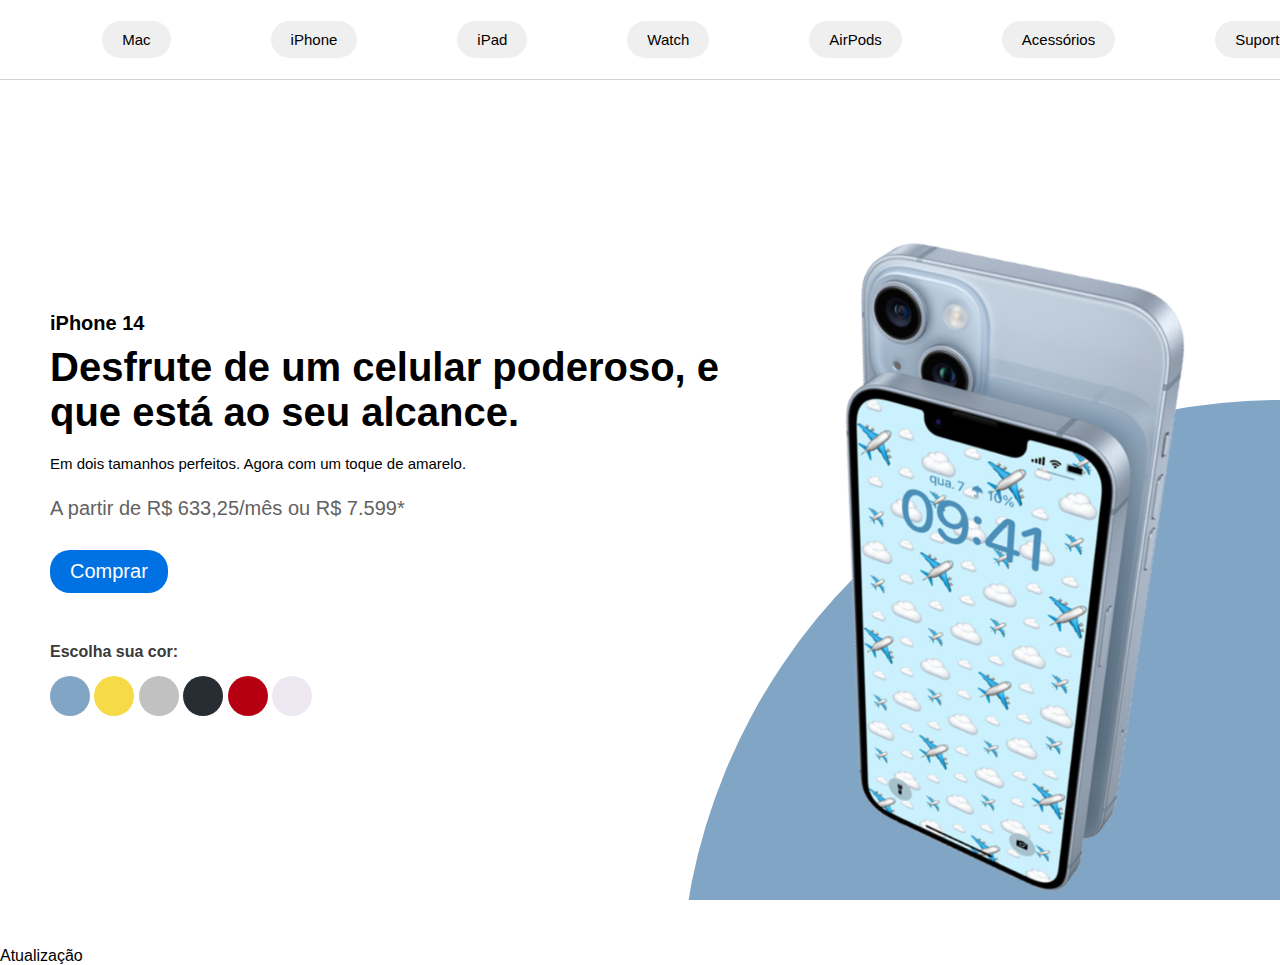
<file: FelpsIphone/index.html>
<!DOCTYPE html>
<html lang="pt-br">

<head>
    <meta charset="UTF-8">
    <meta http-equiv="X-UA-Compatible" content="IE=edge">
    <meta name="viewport" content="width=device-width, initial-scale=1.0">
    <title>Felps iPhone</title>
    <link rel="stylesheet" href="style.css">
    <script src="./scripts.js"></script>
</head>



<body>

    <div class="cabecalho-superior">
        <img class="logo" src="./img/logo.png">

        <ul> 
            <button>Mac</button>
            <button>iPhone</button>
            <button>iPad</button>
            <button>Watch</button>
            <button>AirPods</button>
            <button>Acessórios</button>
            <button>Suporte</button>
        </ul>

    </div>

    <div class="caixa-azul">
        <div>
            <h1 class="titulo-iphone">iPhone 14</h1>

            <h2 class="titulo-secundario">Desfrute de um celular poderoso, e que está ao seu alcance.</h2>
            
            <p class="paragrafo">
                Em dois tamanhos perfeitos. Agora com um toque de amarelo.
            </p>

            <h3 class="preco">A partir de R$ 633,25/mês ou R$ 7.599*</h3>
            <button class="botao">Comprar</button>

            <p class="escolha-cor">Escolha sua cor:</p>
            <div>
                <button onclick="trocaCor('#81A5C4'); trocaImagem('./img/iphone-azul.png')" class="azul troca-cor"></button>
                <button onclick="trocaCor('#F7DA47'); trocaImagem('./img/iphone-amarelo.png')" class="amarelo troca-cor"></button>
                <button onclick="trocaCor('#C1C1C1'); trocaImagem('./img/iphone-branco.png')" class="branco troca-cor"></button>
                <button onclick="trocaCor('#272D33'); trocaImagem('./img/iphone-preto.png')" class="preto troca-cor"></button>
                <button onclick="trocaCor('#B50012'); trocaImagem('./img/iphone-vemelho.png')" class="vermelho troca-cor"></button>
                <button onclick="trocaCor('#EDE7F1'); trocaImagem('./img/iphone-roxo.png')" class="roxo troca-cor"></button>
            </div>
        </div>

        <div class="circulo"></div>
        <img class="iphone" src="./img/iphone-azul.png">
    </div>
    <div>
        Atualização
        
    </div>

</body>

</html>
</file>
<file: FelpsIphone/style.css>
* {
    font-family: sans-serif;
    margin: 0; /*  Margem Externa */
    padding: 0; /*  Margem Interna */
    box-sizing: border-box;  
}
/* MENU SUPERIOR */

.cabecalho-superior {
    background-color: white;
    display: flex;
    height: 80px;
    align-items: center;
    justify-content: center;
    border-bottom: 1px solid #d3d3d3;
}

ul {
    display: flex;
    gap: 100px;
    list-style: none;
    margin-left: 100px;
   
}

button {
    font-weight: 400;
    border-radius: 20px;
    padding: 10px 20px;
    border: none;
    font-size: 15px;
    cursor: pointer;
   
}

.logo {
    height: 30px;
}



/* PARTE INFERIOR */
.caixa-azul {
    display: flex;
    justify-content: space-between;
    align-items: center;
    padding: 50px;
}

.titulo-iphone {
    font-size: 20px;
}

.titulo-secundario {
    font-size: 40px; /*  Tamanho do texto */
    margin-top: 10px; /*  Margem parte de cima */
    margin-bottom: 20px; /*  Margem parte de baixo */
}

.paragrafo {
    font-size: 15px;
    margin-bottom: 25px;
}

.preco {
    font-size: 20px;
    color: #626262;
    font-weight: 300;
    margin-bottom: 30px;
}

.botao {
    background-color: #0071e3;
    color: #ffffff;
    padding: 10px 20px;
    border: none;
    border-radius: 20px;
    font-size: 20px;
    cursor: pointer;
}

.troca-cor {
    width: 40px;
    height: 40px;
    border-radius: 50px;
    border: none;
    cursor: pointer;
}

.azul {
    background-color: #81A5C4;
}

.amarelo {
    background-color: #F7DA47;
}

.branco {
    background-color: #C1C1C1;
}

.preto {
    background-color: #272D33;
}

.vermelho {
    background-color: #B50012;
}

.roxo {
    background-color: #EDE7F1;
}

.escolha-cor {
    font-size: 16px;
    color: #3a3a3a;
    font-weight: 700;
    margin-top: 50px;
    margin-bottom: 15px;
}

.iphone {
    width: 450px;
    margin-top: 100px;
    z-index: 99;
}

.circulo {
    width: 100%;
    height: 100%;
    background: #81A5C4;
    position: absolute;
    top: 0;
    left: 0;
    clip-path: circle(600px at right 1000px);
}
</file>
